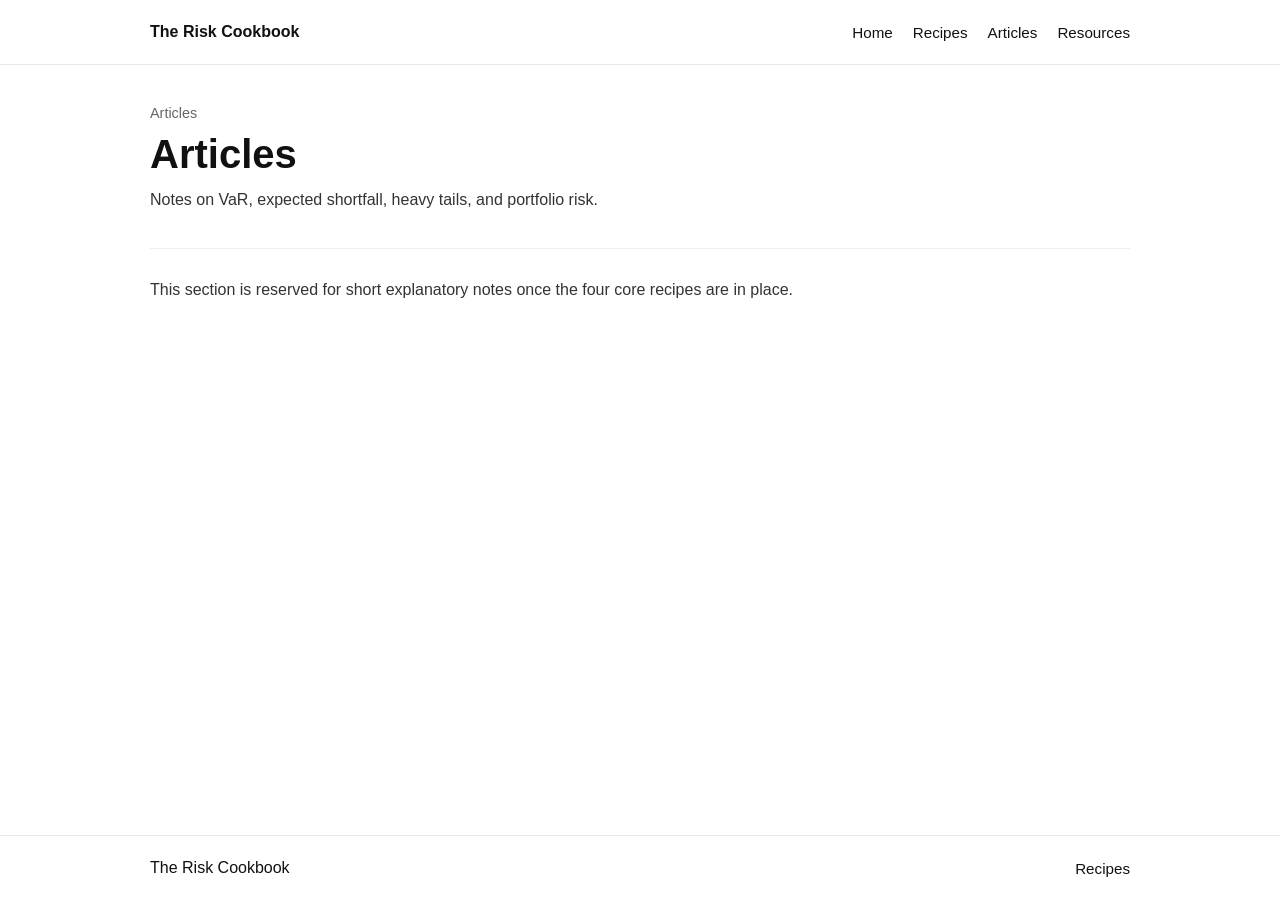
<file: risk-cookbook-static /articles/index.html>
<!doctype html><html lang="en"><head><meta charset="utf-8" /><meta name="viewport" content="width=device-width, initial-scale=1" /><title>Articles — The Risk Cookbook</title><link rel="stylesheet" href="../assets/styles.css" /></head><body><div class="site-shell"><header class="navbar"><div class="nav-inner"><a class="brand" href="../index.html">The Risk Cookbook</a><nav class="nav-links"><a href="../index.html">Home</a><a href="../recipes/index.html">Recipes</a><a href="index.html">Articles</a><a href="../resources/index.html">Resources</a></nav></div></header><main class="main"><div class="container"><section class="hero"><div class="eyebrow">Articles</div><h1>Articles</h1><p>Notes on VaR, expected shortfall, heavy tails, and portfolio risk.</p></section><section class="section"><p>This section is reserved for short explanatory notes once the four core recipes are in place.</p></section></div></main><footer class="footer"><div class="footer-inner"><div>The Risk Cookbook</div><div class="footer-links"><a href="../recipes/index.html">Recipes</a></div></div></footer></div></body></html>
</file>
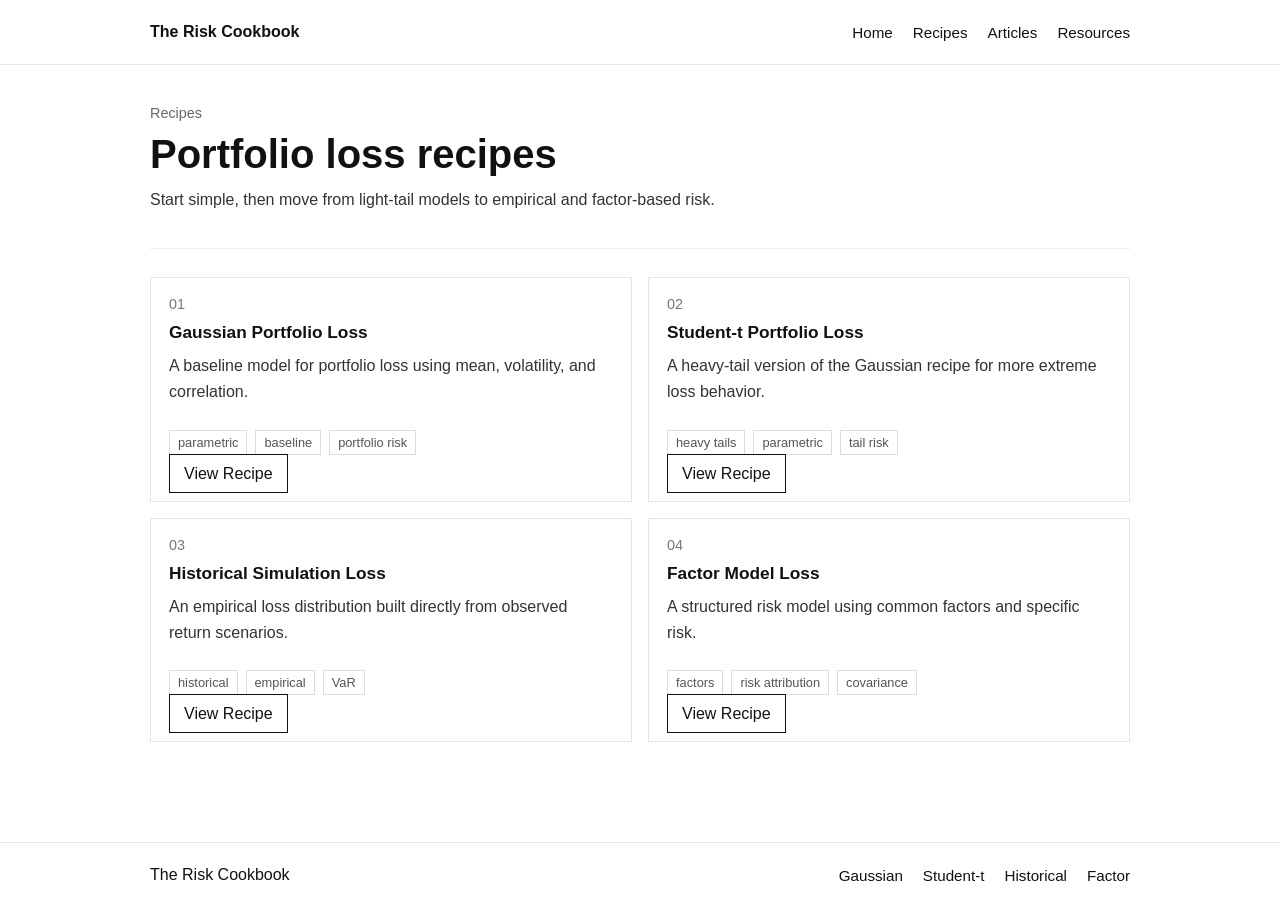
<file: risk-cookbook-static /recipes/index.html>
<!doctype html>
<html lang="en">
<head><meta charset="utf-8" /><meta name="viewport" content="width=device-width, initial-scale=1" /><title>Recipes — The Risk Cookbook</title><link rel="stylesheet" href="../assets/styles.css" /></head>
<body><div class="site-shell"><header class="navbar"><div class="nav-inner"><a class="brand" href="../index.html">The Risk Cookbook</a><nav class="nav-links"><a href="../index.html">Home</a><a href="index.html">Recipes</a><a href="../articles/index.html">Articles</a><a href="../resources/index.html">Resources</a></nav></div></header><main class="main"><div class="container"><section class="hero"><div class="eyebrow">Recipes</div><h1>Portfolio loss recipes</h1><p>Start simple, then move from light-tail models to empirical and factor-based risk.</p></section><section class="section"><div class="card-grid"><article class="card"><div class="card-number">01</div><div class="card-title">Gaussian Portfolio Loss</div><p>A baseline model for portfolio loss using mean, volatility, and correlation.</p><div class="card-tags"><span class="tag">parametric</span><span class="tag">baseline</span><span class="tag">portfolio risk</span></div><div><a class="button secondary" href="gaussian-portfolio-loss/index.html">View Recipe</a></div></article><article class="card"><div class="card-number">02</div><div class="card-title">Student-t Portfolio Loss</div><p>A heavy-tail version of the Gaussian recipe for more extreme loss behavior.</p><div class="card-tags"><span class="tag">heavy tails</span><span class="tag">parametric</span><span class="tag">tail risk</span></div><div><a class="button secondary" href="student-t-portfolio-loss/index.html">View Recipe</a></div></article><article class="card"><div class="card-number">03</div><div class="card-title">Historical Simulation Loss</div><p>An empirical loss distribution built directly from observed return scenarios.</p><div class="card-tags"><span class="tag">historical</span><span class="tag">empirical</span><span class="tag">VaR</span></div><div><a class="button secondary" href="historical-simulation-loss/index.html">View Recipe</a></div></article><article class="card"><div class="card-number">04</div><div class="card-title">Factor Model Loss</div><p>A structured risk model using common factors and specific risk.</p><div class="card-tags"><span class="tag">factors</span><span class="tag">risk attribution</span><span class="tag">covariance</span></div><div><a class="button secondary" href="factor-model-loss/index.html">View Recipe</a></div></article></div></section></div></main><footer class="footer"><div class="footer-inner"><div>The Risk Cookbook</div><div class="footer-links"><a href="gaussian-portfolio-loss/index.html">Gaussian</a><a href="student-t-portfolio-loss/index.html">Student-t</a><a href="historical-simulation-loss/index.html">Historical</a><a href="factor-model-loss/index.html">Factor</a></div></div></footer></div></body>
</html>
</file>
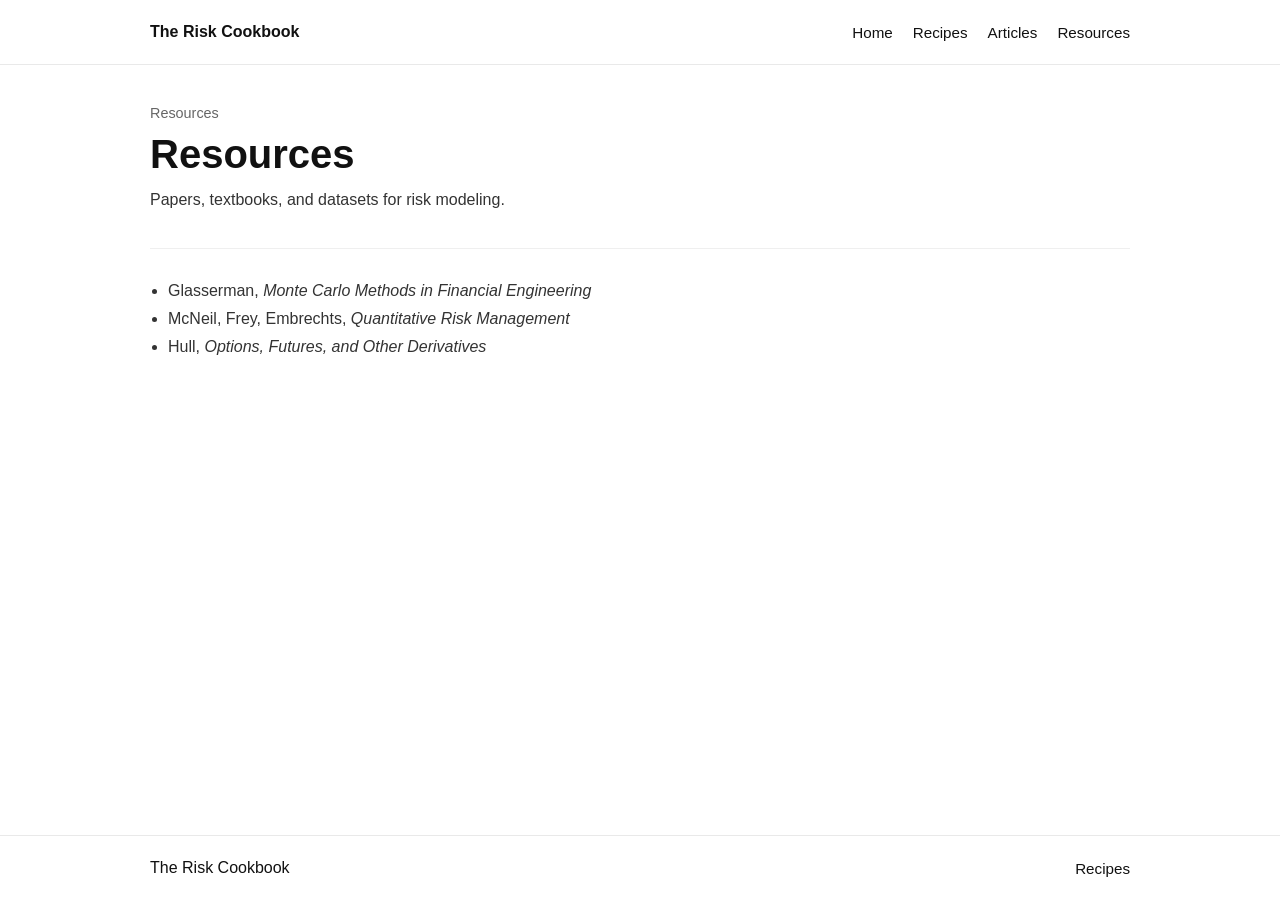
<file: risk-cookbook-static /resources/index.html>
<!doctype html><html lang="en"><head><meta charset="utf-8" /><meta name="viewport" content="width=device-width, initial-scale=1" /><title>Resources — The Risk Cookbook</title><link rel="stylesheet" href="../assets/styles.css" /></head><body><div class="site-shell"><header class="navbar"><div class="nav-inner"><a class="brand" href="../index.html">The Risk Cookbook</a><nav class="nav-links"><a href="../index.html">Home</a><a href="../recipes/index.html">Recipes</a><a href="../articles/index.html">Articles</a><a href="index.html">Resources</a></nav></div></header><main class="main"><div class="container"><section class="hero"><div class="eyebrow">Resources</div><h1>Resources</h1><p>Papers, textbooks, and datasets for risk modeling.</p></section><section class="section"><ul><li>Glasserman, <em>Monte Carlo Methods in Financial Engineering</em></li><li>McNeil, Frey, Embrechts, <em>Quantitative Risk Management</em></li><li>Hull, <em>Options, Futures, and Other Derivatives</em></li></ul></section></div></main><footer class="footer"><div class="footer-inner"><div>The Risk Cookbook</div><div class="footer-links"><a href="../recipes/index.html">Recipes</a></div></div></footer></div></body></html>
</file>
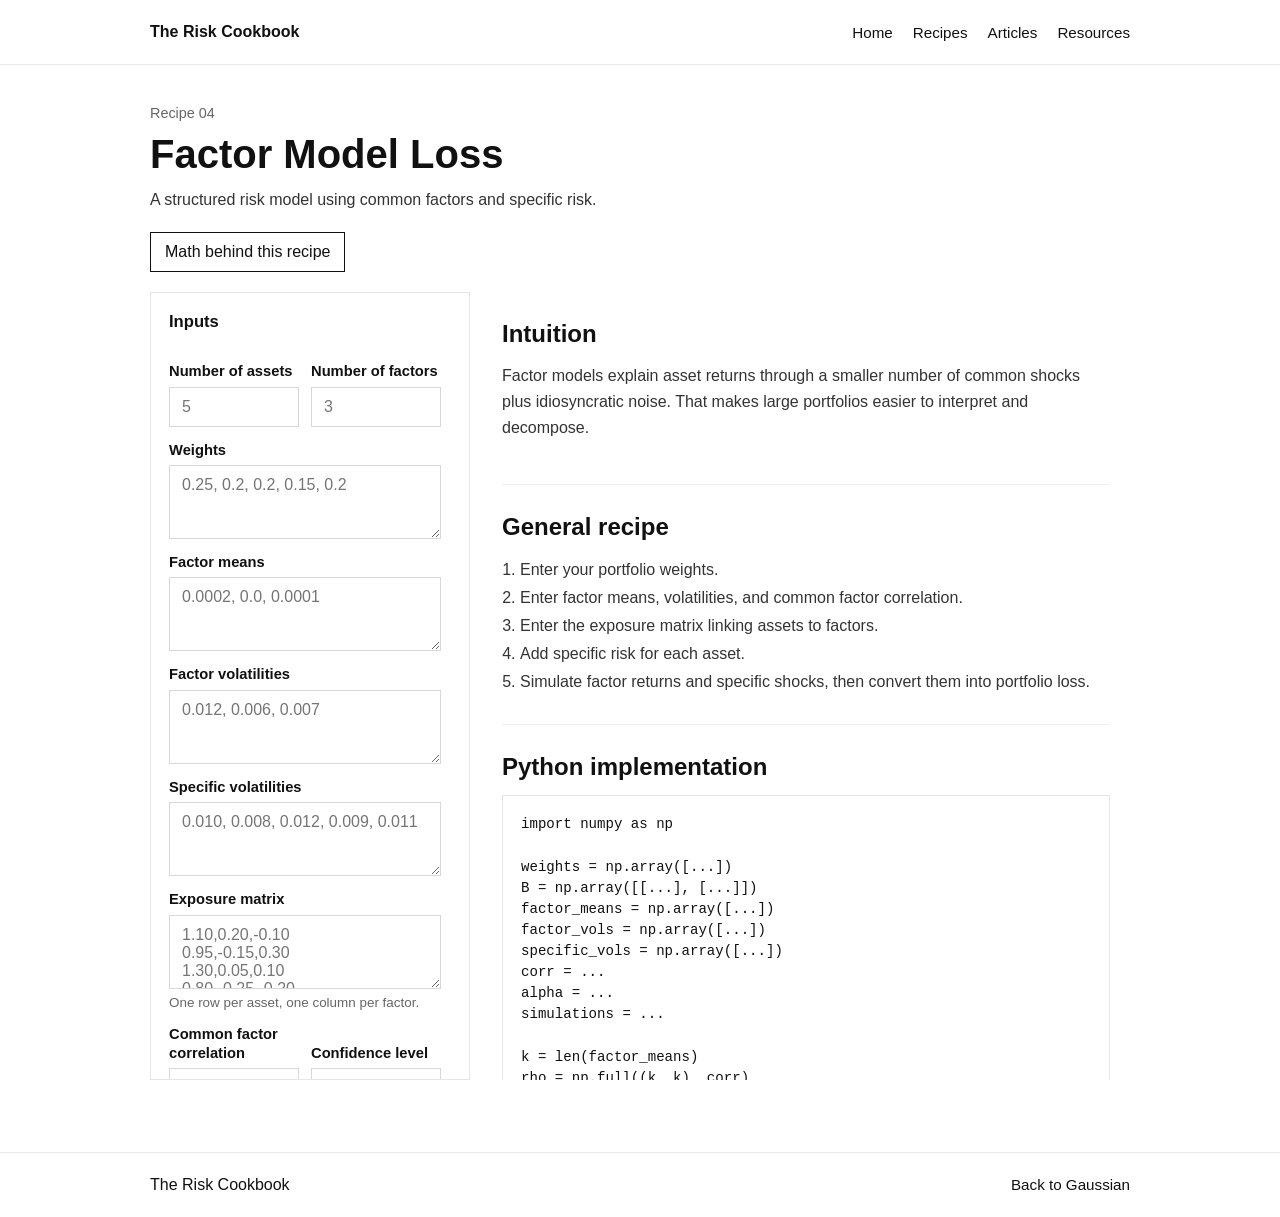
<file: risk-cookbook-static /recipes/factor-model-loss/index.html>
<!doctype html>
<html lang="en"><head><meta charset="utf-8" /><meta name="viewport" content="width=device-width, initial-scale=1" /><title>Factor Model Loss — The Risk Cookbook</title><link rel="stylesheet" href="../../assets/styles.css" /></head>
<body><div class="site-shell"><header class="navbar"><div class="nav-inner"><a class="brand" href="../../index.html">The Risk Cookbook</a><nav class="nav-links"><a href="../../index.html">Home</a><a href="../index.html">Recipes</a><a href="../../articles/index.html">Articles</a><a href="../../resources/index.html">Resources</a></nav></div></header><main class="main"><div class="container"><section class="hero"><div class="eyebrow">Recipe 04</div><h1>Factor Model Loss</h1><p>A structured risk model using common factors and specific risk.</p><div class="hero-actions"><a class="button secondary" href="math/index.html">Math behind this recipe</a></div></section><div class="recipe-layout"><aside class="panel"><h3>Inputs</h3><div class="stack"><div class="inline"><div class="field"><label class="label" for="assetCount">Number of assets</label><input class="input" id="assetCount" placeholder="5" /></div><div class="field"><label class="label" for="factorCount">Number of factors</label><input class="input" id="factorCount" placeholder="3" /></div></div><div class="field"><label class="label" for="weights">Weights</label><textarea class="textarea" id="weights" placeholder="0.25, 0.2, 0.2, 0.15, 0.2"></textarea></div><div class="field"><label class="label" for="factorMeans">Factor means</label><textarea class="textarea" id="factorMeans" placeholder="0.0002, 0.0, 0.0001"></textarea></div><div class="field"><label class="label" for="factorVols">Factor volatilities</label><textarea class="textarea" id="factorVols" placeholder="0.012, 0.006, 0.007"></textarea></div><div class="field"><label class="label" for="specificVols">Specific volatilities</label><textarea class="textarea" id="specificVols" placeholder="0.010, 0.008, 0.012, 0.009, 0.011"></textarea></div><div class="field"><label class="label" for="exposures">Exposure matrix</label><textarea class="textarea" id="exposures" placeholder="1.10,0.20,-0.10&#10;0.95,-0.15,0.30&#10;1.30,0.05,0.10&#10;0.80,-0.25,-0.20&#10;1.05,0.10,0.25"></textarea><div class="hint">One row per asset, one column per factor.</div></div><div class="inline"><div class="field"><label class="label" for="corr">Common factor correlation</label><input class="input" id="corr" placeholder="0.20" /></div><div class="field"><label class="label" for="alpha">Confidence level</label><input class="input" id="alpha" placeholder="0.95" /></div></div><div class="field"><label class="label" for="simulations">Simulations</label><input class="input" id="simulations" placeholder="10000" /></div><div id="factor-errors"></div><div class="actions"><button id="factor-run" disabled>Run model</button><button id="factor-clear" class="secondary">Clear</button></div></div></aside><div><section class="section"><h2>Intuition</h2><p>Factor models explain asset returns through a smaller number of common shocks plus idiosyncratic noise. That makes large portfolios easier to interpret and decompose.</p></section><section class="section"><h2>General recipe</h2><ol><li>Enter your portfolio weights.</li><li>Enter factor means, volatilities, and common factor correlation.</li><li>Enter the exposure matrix linking assets to factors.</li><li>Add specific risk for each asset.</li><li>Simulate factor returns and specific shocks, then convert them into portfolio loss.</li></ol></section><section class="section"><h2>Python implementation</h2><div class="code-shell"><pre id="factor-python"></pre></div></section><section class="section"><h2>Results and simulation</h2><div id="factor-results" class="stack"></div><div class="plot-grid"><div id="factor-histogram"></div><div id="factor-paths"></div><div id="factor-contrib"></div></div></section><section class="section"><h2>Notes</h2><p>This MVP keeps the structure deliberately simple: Gaussian factor shocks, diagonal specific risk, and a common factor-correlation input.</p></section></div></div></div></main><footer class="footer"><div class="footer-inner"><div>The Risk Cookbook</div><div class="footer-links"><a href="../gaussian-portfolio-loss/index.html">Back to Gaussian</a></div></div></footer></div><script type="module">import { setupFactorPage } from '../../assets/factor.js'; setupFactorPage();</script></body></html>
</file>
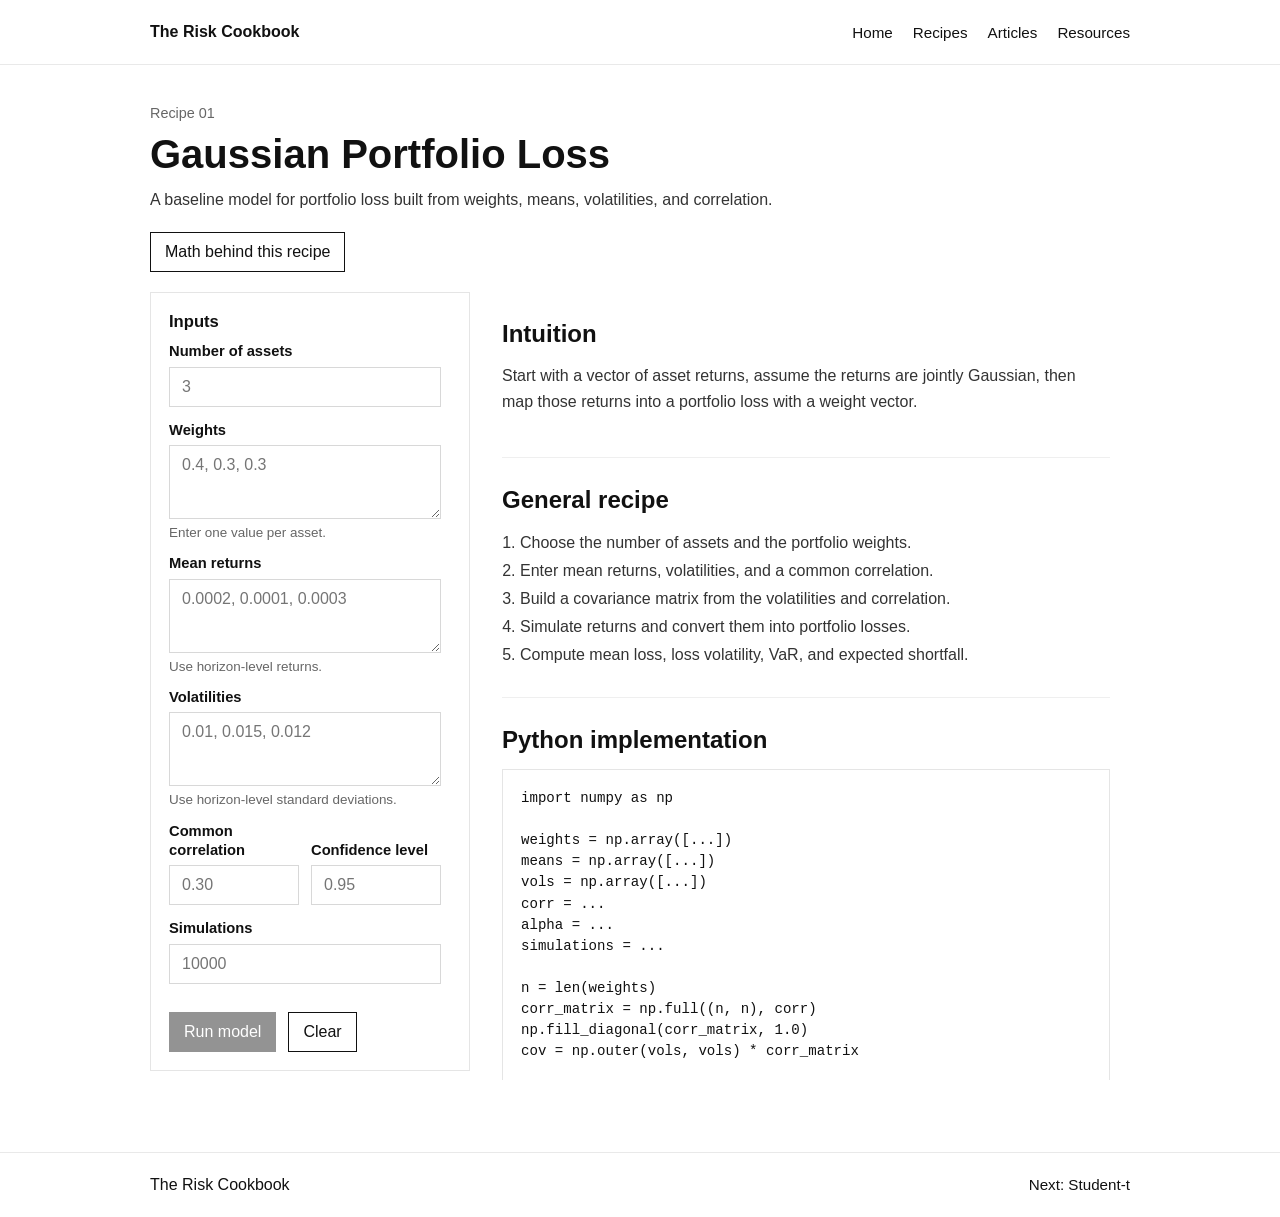
<file: risk-cookbook-static /recipes/gaussian-portfolio-loss/index.html>
<!doctype html>
<html lang="en">
<head>
  <meta charset="utf-8" />
  <meta name="viewport" content="width=device-width, initial-scale=1" />
  <title>Gaussian Portfolio Loss — The Risk Cookbook</title>
  <link rel="stylesheet" href="../../assets/styles.css" />
</head>
<body>
<div class="site-shell">
  <header class="navbar"><div class="nav-inner"><a class="brand" href="../../index.html">The Risk Cookbook</a><nav class="nav-links"><a href="../../index.html">Home</a><a href="../index.html">Recipes</a><a href="../../articles/index.html">Articles</a><a href="../../resources/index.html">Resources</a></nav></div></header>
  <main class="main"><div class="container">
    <section class="hero"><div class="eyebrow">Recipe 01</div><h1>Gaussian Portfolio Loss</h1><p>A baseline model for portfolio loss built from weights, means, volatilities, and correlation.</p><div class="hero-actions"><a class="button secondary" href="math/index.html">Math behind this recipe</a></div></section>
    <div class="recipe-layout">
      <aside class="panel"><h3>Inputs</h3><div class="stack">
        <div class="field"><label class="label" for="assetCount">Number of assets</label><input class="input" id="assetCount" placeholder="3" /></div>
        <div class="field"><label class="label" for="weights">Weights</label><textarea class="textarea" id="weights" placeholder="0.4, 0.3, 0.3"></textarea><div class="hint">Enter one value per asset.</div></div>
        <div class="field"><label class="label" for="means">Mean returns</label><textarea class="textarea" id="means" placeholder="0.0002, 0.0001, 0.0003"></textarea><div class="hint">Use horizon-level returns.</div></div>
        <div class="field"><label class="label" for="vols">Volatilities</label><textarea class="textarea" id="vols" placeholder="0.01, 0.015, 0.012"></textarea><div class="hint">Use horizon-level standard deviations.</div></div>
        <div class="inline"><div class="field"><label class="label" for="corr">Common correlation</label><input class="input" id="corr" placeholder="0.30" /></div><div class="field"><label class="label" for="alpha">Confidence level</label><input class="input" id="alpha" placeholder="0.95" /></div></div>
        <div class="field"><label class="label" for="simulations">Simulations</label><input class="input" id="simulations" placeholder="10000" /></div>
        <div id="gaussian-errors"></div>
        <div class="actions"><button id="gaussian-run" disabled>Run model</button><button id="gaussian-clear" class="secondary">Clear</button></div>
      </div></aside>
      <div>
        <section class="section"><h2>Intuition</h2><p>Start with a vector of asset returns, assume the returns are jointly Gaussian, then map those returns into a portfolio loss with a weight vector.</p></section>
        <section class="section"><h2>General recipe</h2><ol><li>Choose the number of assets and the portfolio weights.</li><li>Enter mean returns, volatilities, and a common correlation.</li><li>Build a covariance matrix from the volatilities and correlation.</li><li>Simulate returns and convert them into portfolio losses.</li><li>Compute mean loss, loss volatility, VaR, and expected shortfall.</li></ol></section>
        <section class="section"><h2>Python implementation</h2><div class="code-shell"><pre id="gaussian-python"></pre></div></section>
        <section class="section"><h2>Results and simulation</h2><div id="gaussian-results" class="stack"></div><div class="plot-grid"><div id="gaussian-histogram"></div><div id="gaussian-paths"></div><div id="gaussian-sensitivity"></div></div></section>
        <section class="section"><h2>Notes</h2><p>This first page stays intentionally simple by using a single common-correlation input instead of a full correlation matrix. It is the baseline recipe the other pages will modify.</p></section>
      </div>
    </div>
  </div></main>
  <footer class="footer"><div class="footer-inner"><div>The Risk Cookbook</div><div class="footer-links"><a href="../student-t-portfolio-loss/index.html">Next: Student-t</a></div></div></footer>
</div>
<script type="module">
  import { setupGaussianPage } from '../../assets/gaussian.js'
  setupGaussianPage()
</script>
</body>
</html>
</file>
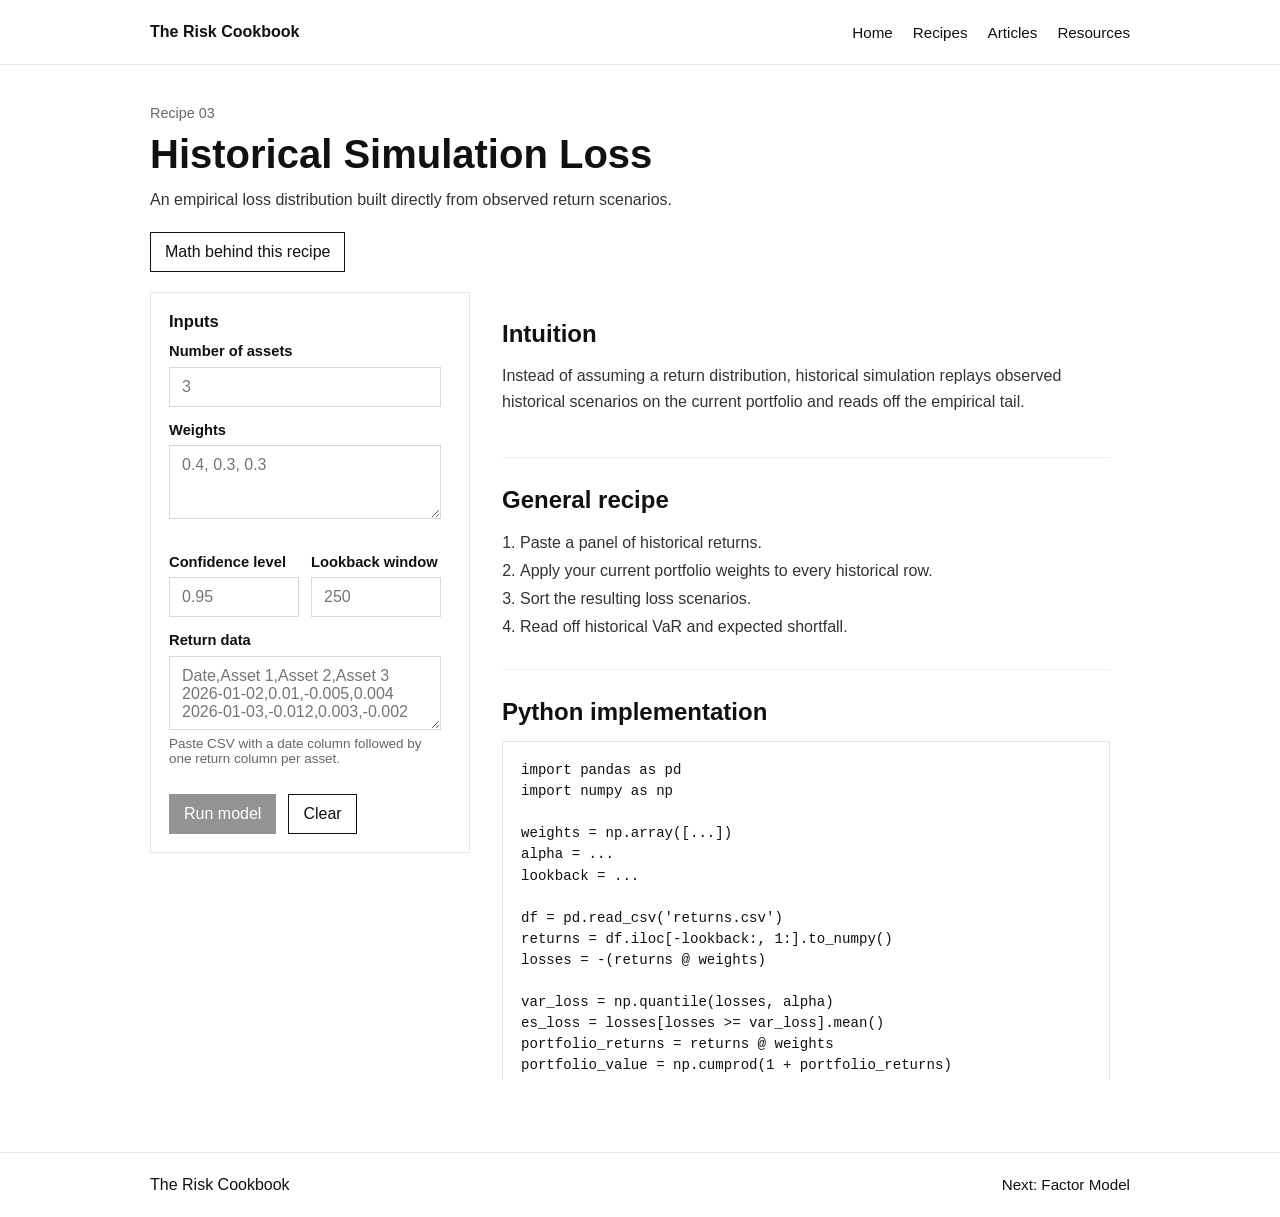
<file: risk-cookbook-static /recipes/historical-simulation-loss/index.html>
<!doctype html>
<html lang="en"><head><meta charset="utf-8" /><meta name="viewport" content="width=device-width, initial-scale=1" /><title>Historical Simulation Loss — The Risk Cookbook</title><link rel="stylesheet" href="../../assets/styles.css" /></head>
<body><div class="site-shell"><header class="navbar"><div class="nav-inner"><a class="brand" href="../../index.html">The Risk Cookbook</a><nav class="nav-links"><a href="../../index.html">Home</a><a href="../index.html">Recipes</a><a href="../../articles/index.html">Articles</a><a href="../../resources/index.html">Resources</a></nav></div></header><main class="main"><div class="container"><section class="hero"><div class="eyebrow">Recipe 03</div><h1>Historical Simulation Loss</h1><p>An empirical loss distribution built directly from observed return scenarios.</p><div class="hero-actions"><a class="button secondary" href="math/index.html">Math behind this recipe</a></div></section><div class="recipe-layout"><aside class="panel"><h3>Inputs</h3><div class="stack"><div class="field"><label class="label" for="assetCount">Number of assets</label><input class="input" id="assetCount" placeholder="3" /></div><div class="field"><label class="label" for="weights">Weights</label><textarea class="textarea" id="weights" placeholder="0.4, 0.3, 0.3"></textarea></div><div class="inline"><div class="field"><label class="label" for="alpha">Confidence level</label><input class="input" id="alpha" placeholder="0.95" /></div><div class="field"><label class="label" for="lookback">Lookback window</label><input class="input" id="lookback" placeholder="250" /></div></div><div class="field"><label class="label" for="csv">Return data</label><textarea class="textarea" id="csv" placeholder="Date,Asset 1,Asset 2,Asset 3&#10;2026-01-02,0.01,-0.005,0.004&#10;2026-01-03,-0.012,0.003,-0.002"></textarea><div class="hint">Paste CSV with a date column followed by one return column per asset.</div></div><div id="historical-errors"></div><div class="actions"><button id="historical-run" disabled>Run model</button><button id="historical-clear" class="secondary">Clear</button></div></div></aside><div><section class="section"><h2>Intuition</h2><p>Instead of assuming a return distribution, historical simulation replays observed historical scenarios on the current portfolio and reads off the empirical tail.</p></section><section class="section"><h2>General recipe</h2><ol><li>Paste a panel of historical returns.</li><li>Apply your current portfolio weights to every historical row.</li><li>Sort the resulting loss scenarios.</li><li>Read off historical VaR and expected shortfall.</li></ol></section><section class="section"><h2>Python implementation</h2><div class="code-shell"><pre id="historical-python"></pre></div></section><section class="section"><h2>Results and simulation</h2><div id="historical-results" class="stack"></div><div class="plot-grid"><div id="historical-histogram"></div><div id="historical-paths"></div><div id="historical-sensitivity"></div></div></section><section class="section"><h2>Worst scenarios</h2><div id="historical-worst" class="stack"></div></section><section class="section"><h2>Notes</h2><p>This page is sample-dependent by design. Different lookback windows can materially change the reported tail risk.</p></section></div></div></div></main><footer class="footer"><div class="footer-inner"><div>The Risk Cookbook</div><div class="footer-links"><a href="../factor-model-loss/index.html">Next: Factor Model</a></div></div></footer></div><script type="module">import { setupHistoricalPage } from '../../assets/historical.js'; setupHistoricalPage();</script></body></html>
</file>
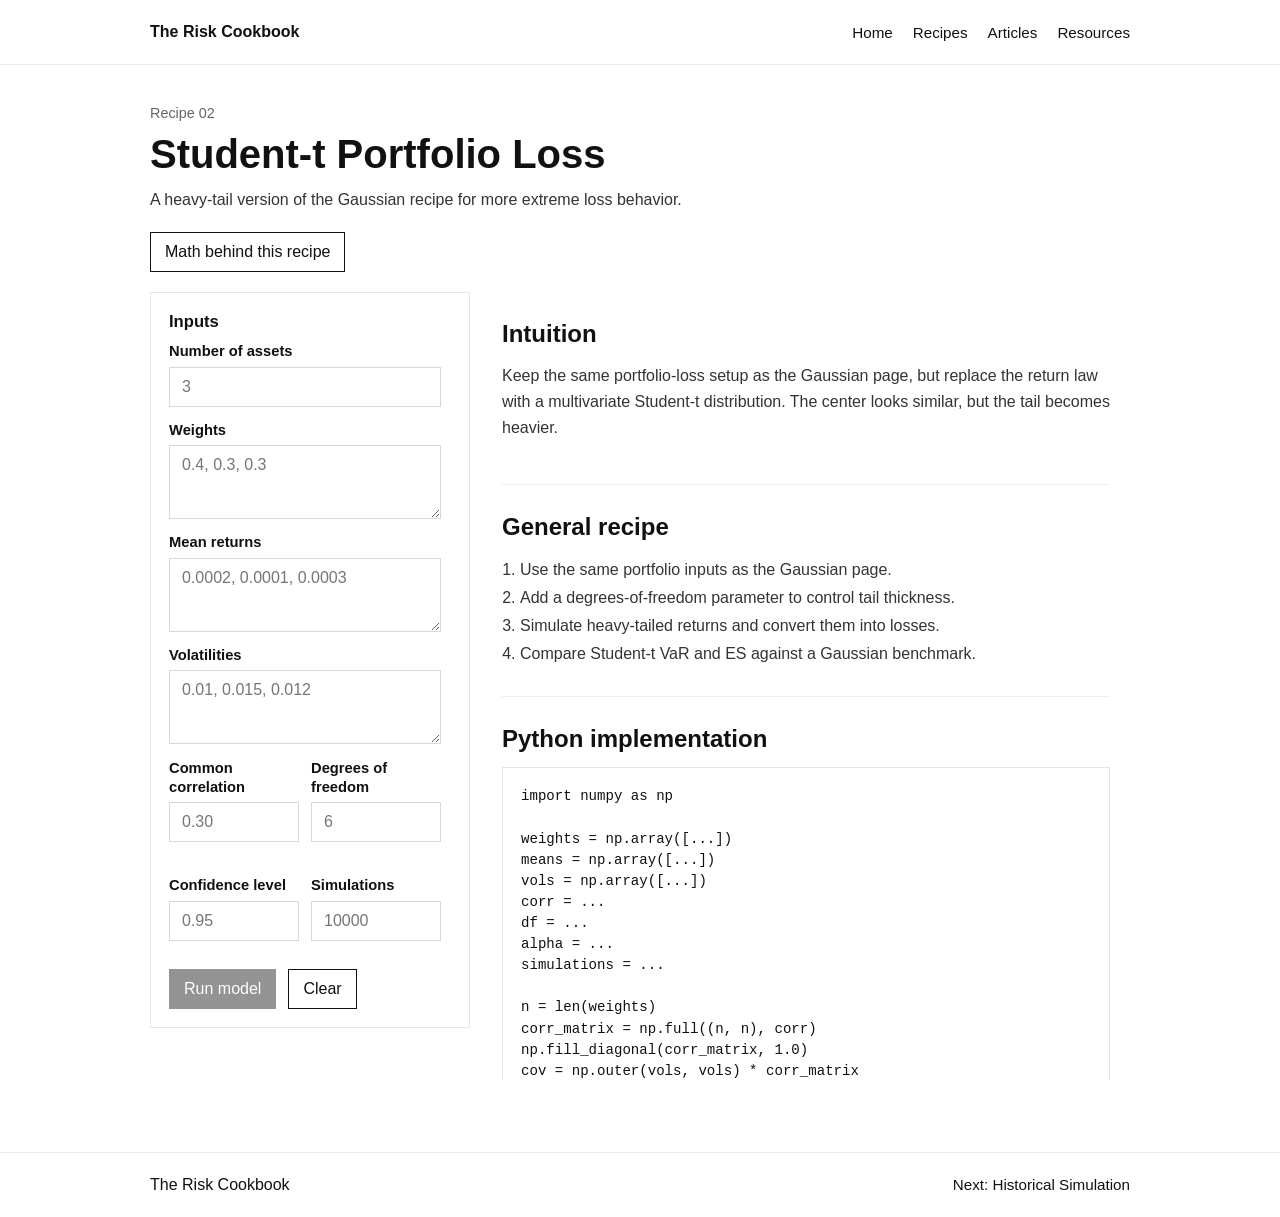
<file: risk-cookbook-static /recipes/student-t-portfolio-loss/index.html>
<!doctype html>
<html lang="en"><head><meta charset="utf-8" /><meta name="viewport" content="width=device-width, initial-scale=1" /><title>Student-t Portfolio Loss — The Risk Cookbook</title><link rel="stylesheet" href="../../assets/styles.css" /></head>
<body><div class="site-shell"><header class="navbar"><div class="nav-inner"><a class="brand" href="../../index.html">The Risk Cookbook</a><nav class="nav-links"><a href="../../index.html">Home</a><a href="../index.html">Recipes</a><a href="../../articles/index.html">Articles</a><a href="../../resources/index.html">Resources</a></nav></div></header><main class="main"><div class="container"><section class="hero"><div class="eyebrow">Recipe 02</div><h1>Student-t Portfolio Loss</h1><p>A heavy-tail version of the Gaussian recipe for more extreme loss behavior.</p><div class="hero-actions"><a class="button secondary" href="math/index.html">Math behind this recipe</a></div></section><div class="recipe-layout"><aside class="panel"><h3>Inputs</h3><div class="stack"><div class="field"><label class="label" for="assetCount">Number of assets</label><input class="input" id="assetCount" placeholder="3" /></div><div class="field"><label class="label" for="weights">Weights</label><textarea class="textarea" id="weights" placeholder="0.4, 0.3, 0.3"></textarea></div><div class="field"><label class="label" for="means">Mean returns</label><textarea class="textarea" id="means" placeholder="0.0002, 0.0001, 0.0003"></textarea></div><div class="field"><label class="label" for="vols">Volatilities</label><textarea class="textarea" id="vols" placeholder="0.01, 0.015, 0.012"></textarea></div><div class="inline"><div class="field"><label class="label" for="corr">Common correlation</label><input class="input" id="corr" placeholder="0.30" /></div><div class="field"><label class="label" for="df">Degrees of freedom</label><input class="input" id="df" placeholder="6" /></div></div><div class="inline"><div class="field"><label class="label" for="alpha">Confidence level</label><input class="input" id="alpha" placeholder="0.95" /></div><div class="field"><label class="label" for="simulations">Simulations</label><input class="input" id="simulations" placeholder="10000" /></div></div><div id="student-errors"></div><div class="actions"><button id="student-run" disabled>Run model</button><button id="student-clear" class="secondary">Clear</button></div></div></aside><div><section class="section"><h2>Intuition</h2><p>Keep the same portfolio-loss setup as the Gaussian page, but replace the return law with a multivariate Student-t distribution. The center looks similar, but the tail becomes heavier.</p></section><section class="section"><h2>General recipe</h2><ol><li>Use the same portfolio inputs as the Gaussian page.</li><li>Add a degrees-of-freedom parameter to control tail thickness.</li><li>Simulate heavy-tailed returns and convert them into losses.</li><li>Compare Student-t VaR and ES against a Gaussian benchmark.</li></ol></section><section class="section"><h2>Python implementation</h2><div class="code-shell"><pre id="student-python"></pre></div></section><section class="section"><h2>Results and simulation</h2><div id="student-results" class="stack"></div><div class="plot-grid"><div id="student-histogram"></div><div id="student-paths"></div><div id="student-sensitivity"></div></div></section><section class="section"><h2>Notes</h2><p>This page is useful when you want the same covariance-style setup but fatter tails than the normal model allows.</p></section></div></div></div></main><footer class="footer"><div class="footer-inner"><div>The Risk Cookbook</div><div class="footer-links"><a href="../historical-simulation-loss/index.html">Next: Historical Simulation</a></div></div></footer></div><script type="module">import { setupStudentTPage } from '../../assets/student-t.js'; setupStudentTPage();</script></body></html>
</file>
<file: risk-cookbook-static /assets/styles.css>
* { box-sizing: border-box; }
html { font-size: 16px; }
body { margin: 0; font-family: Arial, Helvetica, sans-serif; color: #111; background: #fff; }
a { color: inherit; text-decoration: none; }
.site-shell { min-height: 100vh; display: flex; flex-direction: column; }
.navbar, .footer { border-bottom: 1px solid #e9e9e9; }
.footer { border-top: 1px solid #e9e9e9; border-bottom: 0; margin-top: 72px; }
.nav-inner, .footer-inner, .container { width: min(980px, calc(100vw - 32px)); margin: 0 auto; }
.nav-inner, .footer-inner { display: flex; align-items: center; justify-content: space-between; min-height: 64px; gap: 24px; }
.brand { font-weight: 700; }
.nav-links, .footer-links { display: flex; gap: 20px; flex-wrap: wrap; font-size: 0.95rem; }
.main { flex: 1; }
.hero { padding: 40px 0 20px; }
.eyebrow { color: #666; font-size: 0.9rem; margin-bottom: 12px; }
h1 { font-size: 2.5rem; line-height: 1.06; margin: 0 0 12px; font-weight: 700; }
h2 { font-size: 1.5rem; line-height: 1.2; margin: 0 0 14px; }
h3 { font-size: 1.04rem; line-height: 1.3; margin: 0 0 10px; }
p { margin: 0 0 14px; color: #333; line-height: 1.65; }
.section { padding: 28px 0; border-top: 1px solid #efefef; }
.section:first-of-type { border-top: 0; }
.hero-actions { display: flex; gap: 12px; flex-wrap: wrap; margin-top: 18px; }
.button, button { appearance: none; border: 1px solid #111; background: #111; color: #fff; padding: 10px 14px; font: inherit; cursor: pointer; }
.button.secondary, button.secondary { background: #fff; color: #111; }
button:disabled { opacity: 0.45; cursor: not-allowed; }
.card-grid { display: grid; grid-template-columns: repeat(2, minmax(0, 1fr)); gap: 16px; }
.card { border: 1px solid #e5e5e5; padding: 18px; display: flex; flex-direction: column; gap: 10px; }
.card-number { color: #777; font-size: 0.9rem; }
.card-title { font-size: 1.08rem; font-weight: 700; }
.card-tags { display: flex; flex-wrap: wrap; gap: 8px; }
.tag { border: 1px solid #ddd; padding: 4px 8px; color: #555; font-size: 0.8rem; }
.recipe-layout { display: grid; grid-template-columns: 320px minmax(0, 1fr); gap: 32px; align-items: start; }
.panel, .metric, .plot-shell, .code-shell { border: 1px solid #e5e5e5; background: #fff; padding: 18px; }
.stack { display: flex; flex-direction: column; gap: 14px; }
.field { display: flex; flex-direction: column; gap: 6px; }
.label { font-size: 0.92rem; font-weight: 700; }
.hint { color: #666; font-size: 0.84rem; }
.input, .textarea, .select { width: 100%; border: 1px solid #d8d8d8; padding: 10px 12px; font: inherit; color: #111; background: #fff; }
.textarea { resize: vertical; min-height: 74px; }
.inline { display: grid; grid-template-columns: 1fr 1fr; gap: 12px; }
.actions { display: flex; gap: 12px; flex-wrap: wrap; }
.notice { color: #a33a00; font-size: 0.9rem; }
.success { color: #1d6b2f; font-size: 0.9rem; }
.metric-grid { display: grid; grid-template-columns: repeat(4, minmax(0, 1fr)); gap: 12px; }
.metric-label { font-size: 0.84rem; color: #666; margin-bottom: 8px; }
.metric-value { font-size: 1.08rem; font-weight: 700; word-break: break-word; }
.empty { border: 1px dashed #d8d8d8; color: #666; padding: 18px; }
.code-shell pre { margin: 0; white-space: pre-wrap; font-family: "SFMono-Regular", Menlo, Consolas, monospace; font-size: 0.88rem; line-height: 1.5; }
ol, ul { margin: 0; padding-left: 18px; line-height: 1.75; color: #333; }
.plot-grid { display: grid; grid-template-columns: 1fr; gap: 16px; }
.plot-title { font-weight: 700; margin-bottom: 12px; }
.legend-row { display: flex; gap: 14px; flex-wrap: wrap; margin-bottom: 8px; }
.legend-item { display: inline-flex; align-items: center; gap: 6px; font-size: 0.84rem; color: #555; }
.legend-swatch { width: 10px; height: 10px; display: inline-block; }
svg.chart { width: 100%; height: auto; display: block; background: #fff; }
.chart-label { fill: #555; font-size: 12px; font-family: Arial, Helvetica, sans-serif; }
.table-wrap { overflow-x: auto; }
table { width: 100%; border-collapse: collapse; }
th, td { text-align: left; padding: 8px 10px; border-bottom: 1px solid #efefef; font-size: 0.92rem; }
.small { font-size: 0.88rem; color: #666; }


.recipe-layout {
  min-height: calc(100vh - 180px);
}

.recipe-layout > aside {
  position: sticky;
  top: 88px;
  max-height: calc(100vh - 112px);
  overflow-y: auto;
  scrollbar-gutter: stable;
}

.recipe-layout > div {
  max-height: calc(100vh - 112px);
  overflow-y: auto;
  padding-right: 10px;
  scrollbar-gutter: stable;
}

.inline {
  align-items: end;
}

.inline .field {
  min-width: 0;
}

.inline .label {
  min-height: 2.6em;
  display: flex;
  align-items: flex-end;
}

.field .label {
  line-height: 1.25;
}

.recipe-layout > div::-webkit-scrollbar,
.recipe-layout > aside::-webkit-scrollbar {
  width: 10px;
}

.recipe-layout > div::-webkit-scrollbar-thumb,
.recipe-layout > aside::-webkit-scrollbar-thumb {
  background: #d4d4d4;
}

@media (max-width: 860px) {
  .recipe-layout, .card-grid, .metric-grid, .inline { grid-template-columns: 1fr; }
  .recipe-layout { min-height: auto; }
  .recipe-layout > aside, .recipe-layout > div { position: static; max-height: none; overflow: visible; padding-right: 0; }
  .inline .label { min-height: 0; }
  .nav-inner, .footer-inner { padding: 16px 0; min-height: 0; align-items: flex-start; flex-direction: column; }
}


.math-page {
  padding-bottom: 40px;
}

.breadcrumb {
  color: #666;
  font-size: 0.9rem;
  margin-bottom: 14px;
}

.breadcrumb a {
  color: inherit;
}

.prose {
  max-width: 760px;
}

.prose p,
.prose li {
  font-size: 1rem;
}

.prose h2 {
  margin-top: 6px;
}

.equation-block {
  border: 1px solid #e5e5e5;
  padding: 16px 18px;
  margin: 14px 0;
  overflow-x: auto;
  background: #fff;
}

.note-box {
  border-left: 3px solid #111;
  padding: 10px 14px;
  background: #fafafa;
  color: #333;
}

.math-links {
  display: flex;
  gap: 12px;
  flex-wrap: wrap;
  margin-top: 16px;
}
</file>
